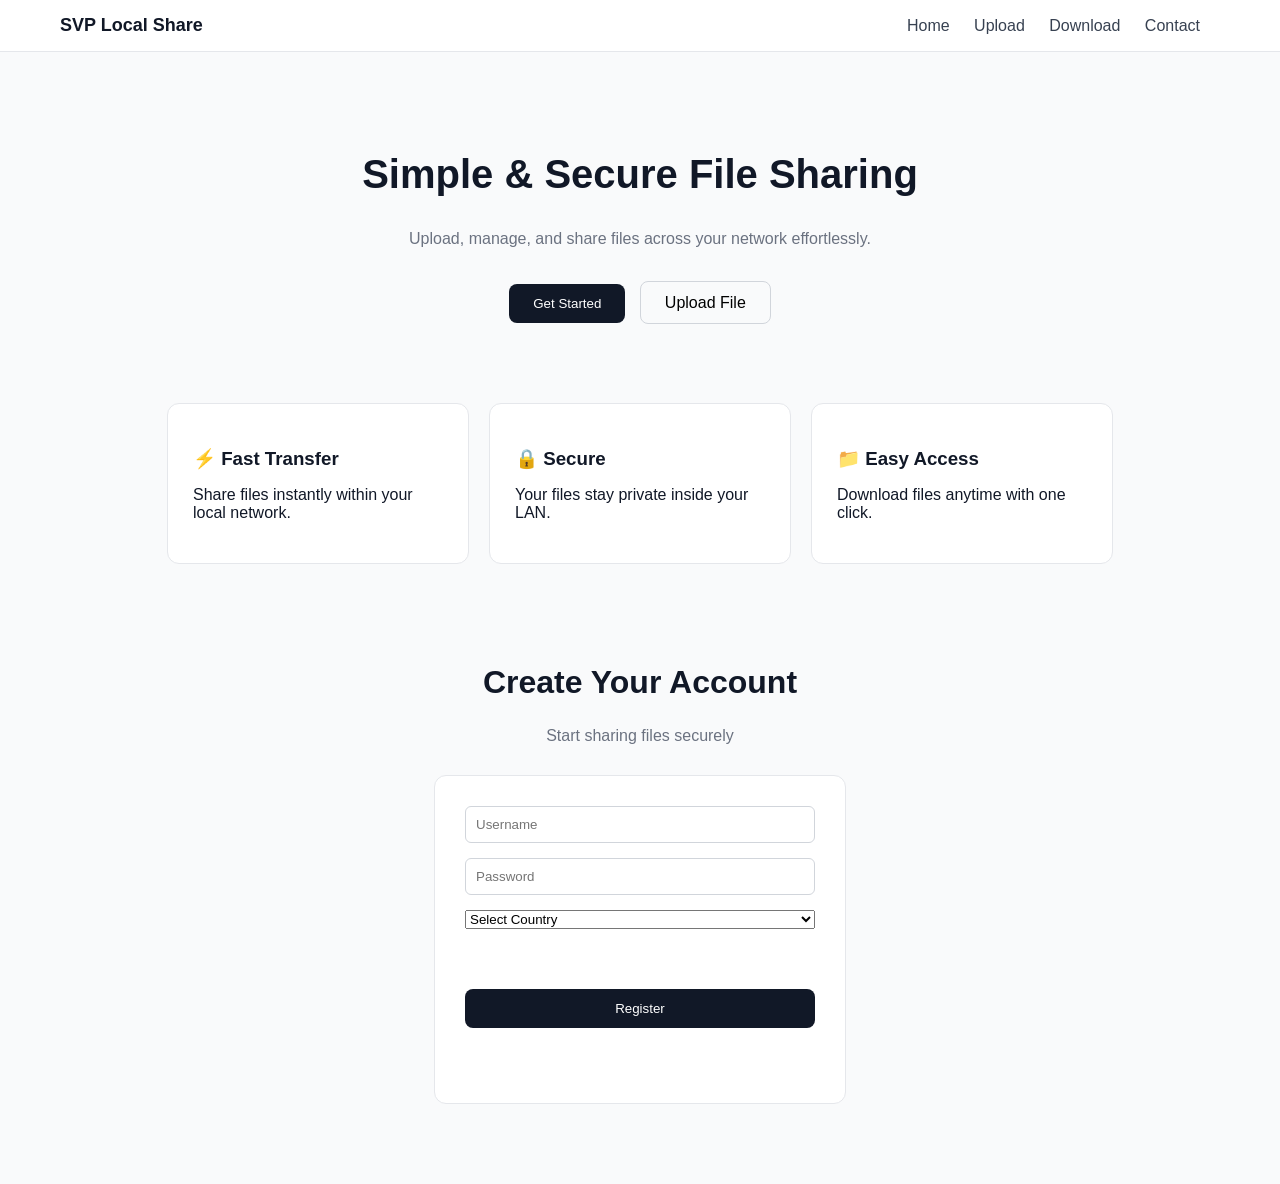
<file: index.html>
<!DOCTYPE html>
<html>
<head>
    <title>SVP Share</title>
    <link rel="stylesheet" href="style.css">
</head>

<body>

<header class="navbar">

    <div class="logo">SVP Local Share</div>

    <nav>

        <a href="home.html">Home</a>
        <a href="upload.html">Upload</a>
        <a href="download.html">Download</a>
        <a href="contact.html">Contact</a>
    </nav>

</header>

<!-- Hero -->
<section class="hero">
    <h1>Simple & Secure File Sharing</h1>
    <p>Upload, manage, and share files across your network effortlessly.</p>

    <div class="actions">
        <button class="primary-btn" onclick="showRegister()">Get Started</button>
        <a href="upload.html" class="secondary-btn">Upload File</a>
    </div>
</section>

<!-- Features -->
<section class="features">

    <div class="card">
        <h3>⚡ Fast Transfer</h3>
        <p>Share files instantly within your local network.</p>
    </div>

    <div class="card">
        <h3>🔒 Secure</h3>
        <p>Your files stay private inside your LAN.</p>
    </div>

    <div class="card">
        <h3>📁 Easy Access</h3>
        <p>Download files anytime with one click.</p>
    </div>

</section>

<!-- Registration Section -->
<section class="register-section hidden" id="register">

    <h1>Create Your Account</h1>
    <p>Start sharing files securely</p>

    <div class="register-card">

        <input type="text" id="regUser" placeholder="Username">
        <input type="password" id="regPass" placeholder="Password">

        <select id="country" onchange="showCapital(this.value)">
            <option value="">Select Country</option>
            <option value="India">India</option>
            <option value="USA">USA</option>
            <option value="UK">UK</option>
            <option value="Japan">Japan</option>
            <option value="Australia">Australia</option>
        </select>

        <p id="capital"></p>

        <button class="primary-btn" onclick="registerUser()">Register</button>

        <p id="regStatus" class="status-text"></p>

    </div>

    

</section>

<script>

    function registerUser() {
        let user = document.getElementById("regUser").value;
        let pass = document.getElementById("regPass").value;

        if (!user || !pass) {
            alert("Fill all fields");
            return;
        }

        let country = document.getElementById("country").value;

        if (!country) {
            alert("Please select a country");
            return;
        }

        // CAPTCHA (random numbers)
        let num1 = Math.floor(Math.random() * 10);
        let num2 = Math.floor(Math.random() * 10);
        

        let answer = prompt("Captcha: What is " + num1 + " + " + num2 + "?");

        if (answer == null) {
            alert("Captcha cancelled");
            return;
        }

        if (Number(answer) !== (num1 + num2)) {
            alert("Wrong Captcha! Try again.");
            return;
        }

        // CONFIRM
        let confirmReg = confirm("Do you want to register?");

        if (!confirmReg) {
            alert("Registration Cancelled");
            return;
        }

        // SUCCESS
        document.getElementById("regStatus").innerText =
            "Registered successfully!";

        document.getElementById("regUser").value = "";
        document.getElementById("regPass").value = "";

        alert("Registered Successfully!");

        let section = document.getElementById("register");
        let getStartedBtn = document.querySelector(".actions .primary-btn");

        if (section.style.display === "block") {
            section.style.display = "none";
            getStartedBtn.style.display ="none";
        } else {
            section.style.display = "block";
            section.scrollIntoView({ behavior: "smooth" });
        }
    }

    function showRegister() {

        let section = document.getElementById("register");

        if (section.style.display === "block") {
            section.style.display = "none";
        } else {
            section.style.display = "block";
            section.scrollIntoView({ behavior: "smooth" });
        }

    }

    function showCapital(country) {

        let capitals = {
            India: "New Delhi",
            USA: "Washington, D.C.",
            UK: "London",
            Japan: "Tokyo",
            Australia: "Canberra"
        };

        document.getElementById("capital").innerText =
            capitals[country] || "";
    }

</script>

</body>

</html>
</file>
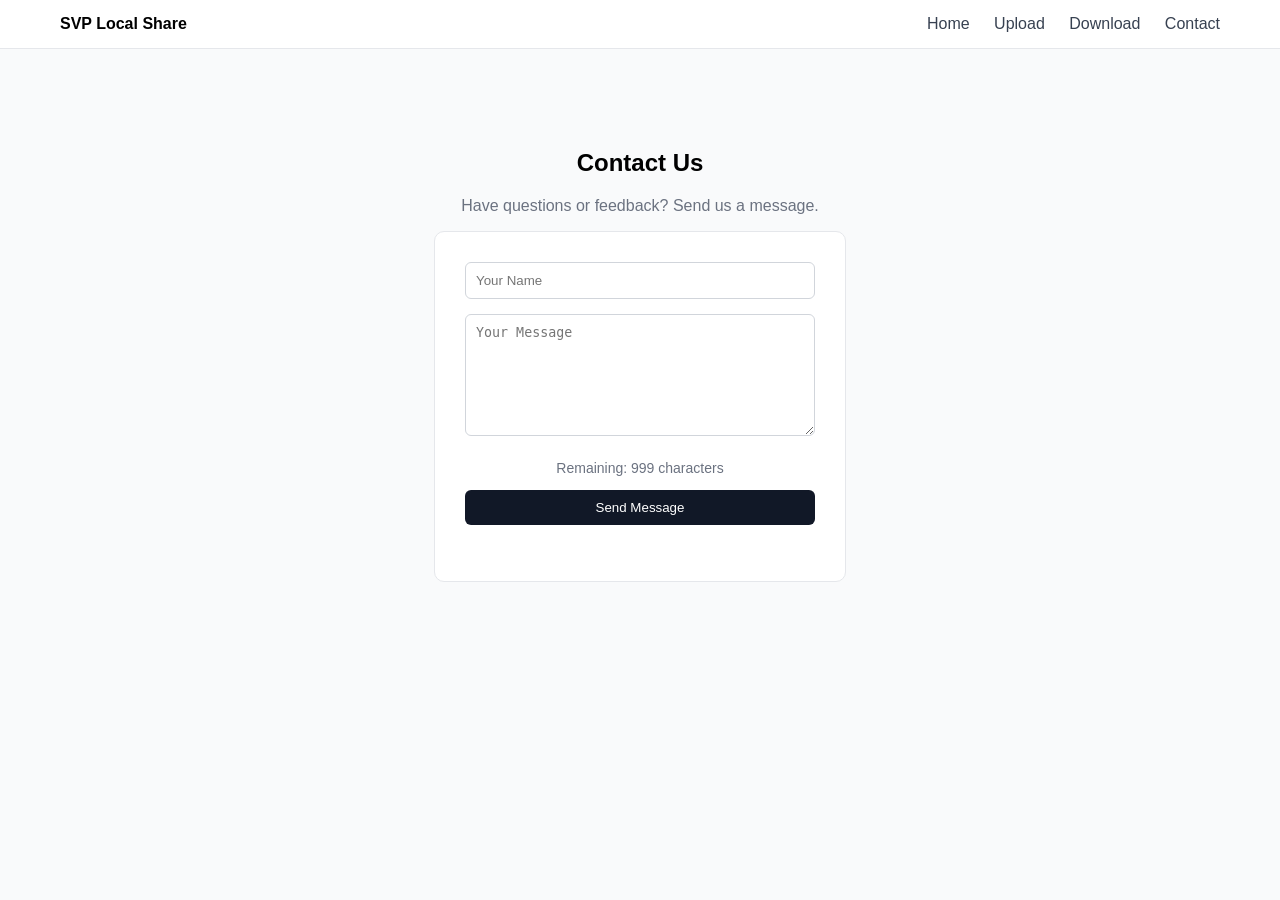
<file: contact.html>
<!DOCTYPE html>
<html>
<head>
    <title>Contact - SVP Share</title>
</head>

<body style="margin:0; font-family:Arial, sans-serif; background:#f9fafb;">

<header style="display:flex; justify-content:space-between; align-items:center; padding:15px 60px; background:white; border-bottom:1px solid #e5e7eb;">

    <div style="font-weight:bold;">SVP Local Share</div>

    <nav>
        <a href="index.html" style="margin-right:20px; text-decoration:none; color:#374151;">Home</a>
        <a href="upload.html" style="margin-right:20px; text-decoration:none; color:#374151;">Upload</a>
        <a href="download.html" style="margin-right:20px; text-decoration:none; color:#374151;">Download</a>
        <a href="contact.html" style="text-decoration:none; color:#374151;">Contact</a>
    </nav>

</header>

<section style="text-align:center; margin-top:100px;">

    <h1>Contact Us</h1>
    <p style="color:#6b7280;">Have questions or feedback? Send us a message.</p>

    <div style="background:white; padding:30px; width:350px; margin:auto; border-radius:10px; border:1px solid #e5e7eb; display:flex; flex-direction:column;">

        <input type="text" id="name" placeholder="Your Name"
            style="padding:10px; margin-bottom:15px; border:1px solid #d1d5db; border-radius:6px;">

        <textarea id="message" maxlength="999" oninput="countChars()"
            placeholder="Your Message"
            style="padding:10px; margin-bottom:10px; border:1px solid #d1d5db; border-radius:6px; height:100px;"></textarea>

        <p id="charCount" style="font-size:14px; color:#6b7280;">
            Remaining: 999 characters
        </p>

        <button onclick="sendMessage()"
            style="padding:10px; background:#111827; color:white; border:none; border-radius:6px; cursor:pointer;">
            Send Message
        </button>

        <p id="response" style="margin-top:10px; color:green;"></p>

    </div>

</section>


<script>

function sendMessage() {
    let nameInput = document.getElementById("name");
    let msgInput = document.getElementById("message");

    let name = nameInput.value;
    let msg = msgInput.value;

    if (!name || !msg) {
        alert("Fill all fields");
        return;
    }

    document.getElementById("response").innerText =
        "Message sent successfully!";

    nameInput.value = "";
    msgInput.value = "";
}

function countChars() {
    let text = document.getElementById("message").value;

    // Remove special characters (keep only letters, numbers, spaces)
    let cleanText = text.replace(/[^a-zA-Z0-9 ]/g, "");

    let remaining = 999 - cleanText.length;

    let counter = document.getElementById("charCount");

    counter.innerText = "Remaining: " + numberToWords(remaining);

    if (remaining <= 50) {
        counter.style.color = "red";
    } else {
        counter.style.color = "#6b7280";
    }
}

function numberToWords(num) {

    let ones = ["", "One", "Two", "Three", "Four", "Five", "Six", "Seven", "Eight", "Nine"];
    let teens = ["Ten", "Eleven", "Twelve", "Thirteen", "Fourteen", "Fifteen",
                 "Sixteen", "Seventeen", "Eighteen", "Nineteen"];
    let tens = ["", "", "Twenty", "Thirty", "Forty", "Fifty", "Sixty", "Seventy", "Eighty", "Ninety"];

    if (num === 0) return "Zero";

    let words = "";

    if (Math.floor(num / 100) > 0) {
        words += ones[Math.floor(num / 100)] + " Hundred ";
        num = num % 100;
    }

    if (num >= 10 && num < 20) {
        words += teens[num - 10];
    } else {
        words += tens[Math.floor(num / 10)] + " ";
        words += ones[num % 10];
    }

    return words.trim();
}

</script>

</body>
</html>
</file>
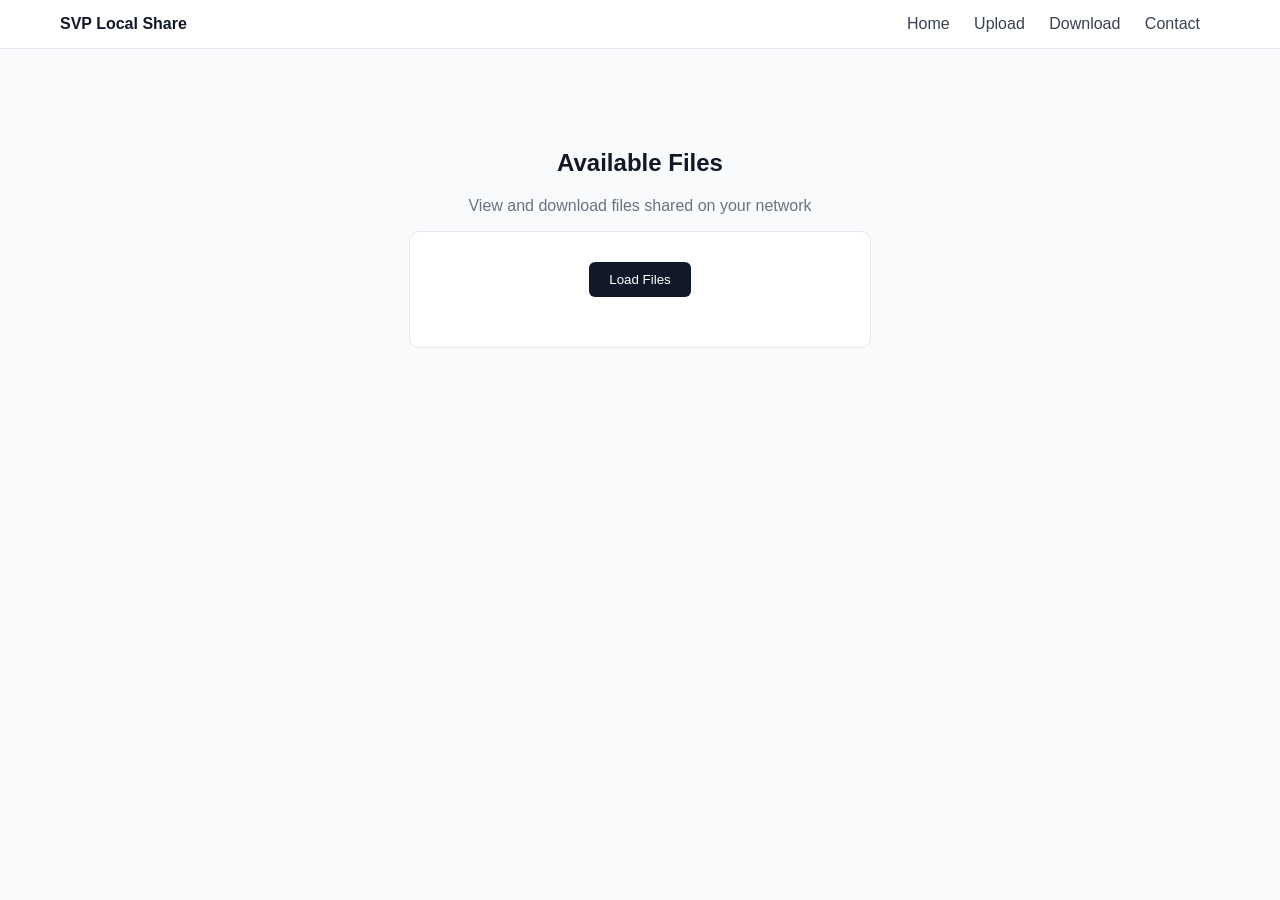
<file: download.html>
<!DOCTYPE html>
<html>
<head>
    <title>Download Files - SVP Share</title>

    <!-- Internal CSS -->
    <style>

        /* Base */
        body {
            margin: 0;
            font-family: Inter, sans-serif;
            background: #f9fafb;
            color: #111827;
        }

        /* Navbar */
        .navbar {
            display: flex;
            justify-content: space-between;
            align-items: center;
            padding: 15px 60px;
            background: white;
            border-bottom: 1px solid #e5e7eb;
        }

        .logo {
            font-weight: bold;
        }

        nav a {
            margin-right: 20px;
            text-decoration: none;
            color: #374151;
        }

        /* Section */
        .download-section {
            text-align: center;
            margin-top: 100px;
        }

        .download-section p {
            color: #6b7280;
        }

        /* Card */
        .download-card {
            background: white;
            padding: 30px;
            width: 400px;
            margin: auto;
            border-radius: 10px;
            border: 1px solid #e5e7eb;
        }

        /* Button */
        .primary-btn {
            padding: 10px 20px;
            background: #111827;
            color: white;
            border: none;
            border-radius: 6px;
            cursor: pointer;
        }

        /* File list */
        .file-list {
            list-style: none;
            padding: 0;
            margin-top: 20px;
        }

        .file-list li {
            display: flex;
            justify-content: space-between;
            align-items: center;
            padding: 10px;
            border-bottom: 1px solid #eee;
        }

        .file-list button {
            padding: 6px 12px;
            background: #111827;
            color: white;
            border: none;
            border-radius: 6px;
            cursor: pointer;
        }

    </style>
</head>

<body>

<header class="navbar">
    <div class="logo">SVP Local Share</div>
    <nav>
        <a href="index.html">Home</a>
        <a href="upload.html">Upload</a>
        <a href="download.html">Download</a>
        <a href="contact.html">Contact</a>
    </nav>
</header>

<section class="download-section">

    <h1>Available Files</h1>
    <p>View and download files shared on your network</p>

    <div class="download-card">

        <button class="primary-btn" onclick="loadFiles()">Load Files</button>

        <ul id="fileList" class="file-list"></ul>

    </div>

</section>

<script>

    // Load Files
    function loadFiles() {
        let files = JSON.parse(localStorage.getItem("files")) || [];
        let list = document.getElementById("fileList");

        list.innerHTML = "";

        if (files.length === 0) {
            list.innerHTML = "<li>No files found</li>";
            return;
        }

        files.forEach(file => {
            let li = document.createElement("li");
            li.innerHTML =
                file +
                ` <button onclick="downloadFile('${file}')">Download</button>`;
            list.appendChild(li);
        });
    }

    // Fake Download
    function downloadFile(name) {
        alert("Downloading: " + name);
    }

</script>

</body>
</html>
</file>
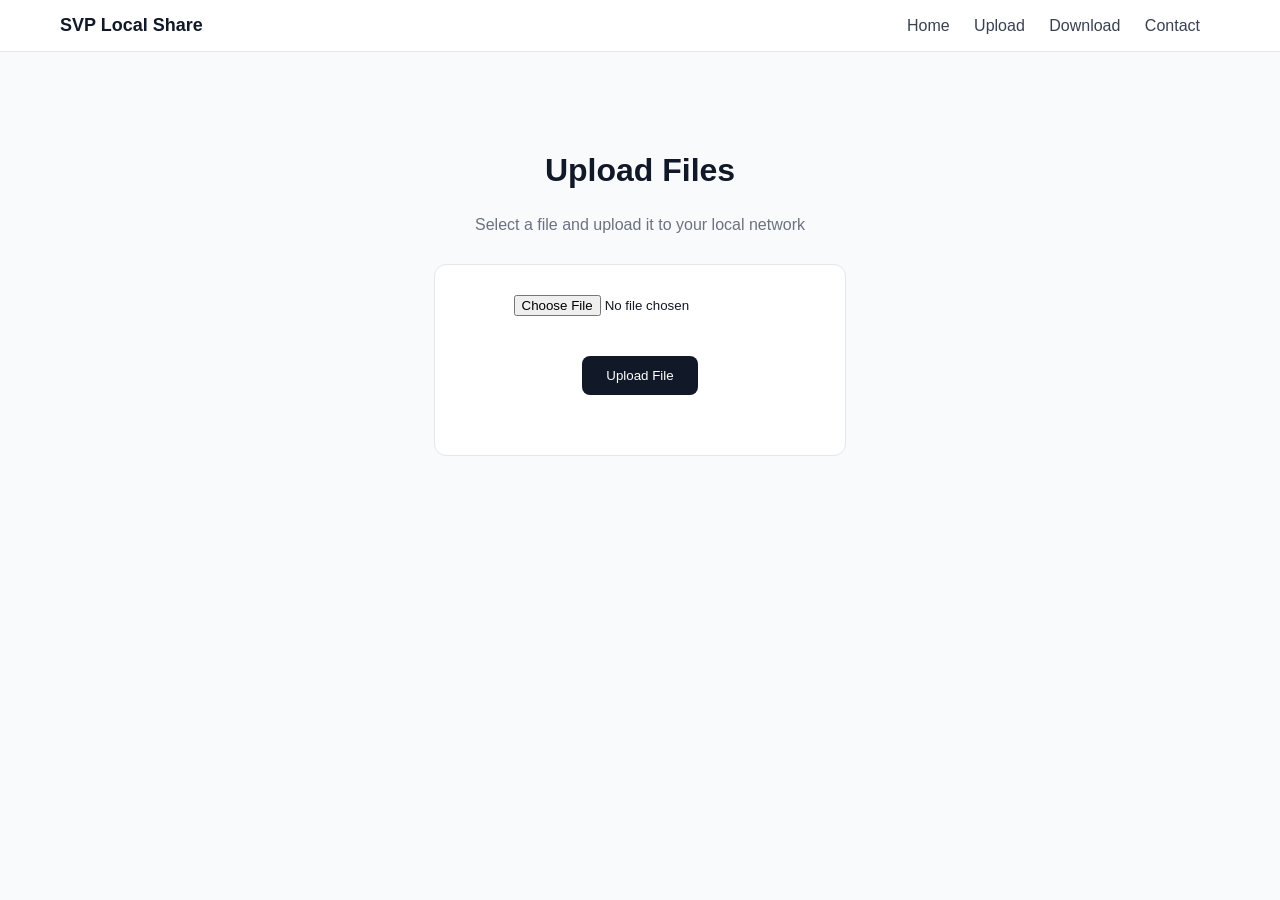
<file: upload.html>
<!DOCTYPE html>
<html>
<head>
    <title>Upload File - SVP Share</title>
    <link rel="stylesheet" href="style.css">
</head>

<body>

<header class="navbar">
    <div class="logo">SVP Local Share</div>
    <nav>
        <a href="index.html">Home</a>
        <a href="upload.html">Upload</a>
        <a href="download.html">Download</a>
        <a href="contact.html">Contact</a>
    </nav>
</header>

<section class="upload-section">

    <h1>Upload Files</h1>
    <p>Select a file and upload it to your local network</p>

    <div class="upload-card">

        <input type="file" id="fileInput" class="file-input">

        <button class="primary-btn" onclick="uploadFile()">Upload File</button>

        <p id="uploadStatus" class="status-text"></p>

    </div>

</section>

<script>
    function uploadFile() {

        console.log("🚀 XML generation started");

        let fileInput = document.getElementById("fileInput");
        let file = fileInput.files[0];

        if (!file) {
            alert("Select a file");
            return;
        }

    
        let fileName = file.name;
        let fileSize = file.size;
        let fileType = file.type;
        let lastModified = new Date(file.lastModified).toString();

    
        let xmlContent = `<?xml version="1.0" encoding="UTF-8"?>
            <fileUpload>
                <file>
                    <name>${fileName}</name>
                    <type>${fileType}</type>
                    <size>${fileSize} bytes</size>
                    <lastModified>${lastModified}</lastModified>
                </file>
            </fileUpload>`;

        // Create XML file and download
        let blob = new Blob([xmlContent], { type: "application/xml" });
        let url = URL.createObjectURL(blob);

        let a = document.createElement("a");
        a.href = url;
        a.download = fileName + "_details.xml";
        document.body.appendChild(a);
        a.click();
        document.body.removeChild(a);

        URL.revokeObjectURL(url);

        document.getElementById("uploadStatus").innerText =
            "XML created successfully! Code: " + code;

        alert("XML downloaded successfully!");
    }

</script>
</body>
</html>
</file>
<file: style.css>
/* Base */
body {
    margin: 0;
    font-family: Inter, sans-serif;
    background: #f9fafb;
    color: #111827;
}

/* Navbar */
.navbar {
    display: flex;
    justify-content: space-between;
    align-items: center;
    padding: 15px 60px;
    background: white;
    border-bottom: 1px solid #e5e7eb;
}

.logo {
    font-weight: bold;
    font-size: 18px;
}

nav a {
    margin-right: 20px;
    text-decoration: none;
    color: #374151;
}

.nav-btn {
    padding: 8px 15px;
    background: #111827;
    color: white;
    border: none;
    border-radius: 6px;
    cursor: pointer;
}

/* Hero */
.hero {
    text-align: center;
    margin-top: 100px;
}

.hero h1 {
    font-size: 40px;
    font-weight: 600;
}

.hero p {
    margin-top: 10px;
    color: #6b7280;
}

/* Buttons */
.primary-btn {
    margin-top: 20px;
    padding: 12px 24px;
    background: #111827;
    color: white;
    border: none;
    border-radius: 8px;
    cursor: pointer;
}

.secondary-btn {
    margin-left: 10px;
    padding: 12px 24px;
    border: 1px solid #d1d5db;
    border-radius: 8px;
    text-decoration: none;
    color: black;
}

/* Features */
.features {
    display: flex;
    justify-content: center;
    gap: 20px;
    margin-top: 80px;
    padding: 0 40px;
}

.card {
    background: white;
    padding: 25px;
    border-radius: 12px;
    width: 250px;
    border: 1px solid #e5e7eb;
    text-align: left;
}

.card h3 {
    margin-bottom: 10px;
}

/* Popup */
.popup {
    display: none;
    position: fixed;
    width: 100%;
    height: 100%;
    background: rgba(0,0,0,0.4);
}

.popup-content {
    background: white;
    padding: 25px;
    width: 320px;
    margin: 120px auto;
    border-radius: 10px;
}

.popup-content input {
    width: 100%;
    padding: 10px;
    margin-top: 10px;
}

.close {
    float: right;
    cursor: pointer;
}


/* Upload Section */
.upload-section {
    text-align: center;
    margin-top: 100px;
}

.upload-section h1 {
    font-size: 32px;
}

.upload-section p {
    color: #6b7280;
    margin-bottom: 30px;
}

/* Card */
.upload-card {
    background: white;
    padding: 30px;
    width: 350px;
    margin: auto;
    border-radius: 12px;
    border: 1px solid #e5e7eb;
}

/* File Input */
.file-input {
    margin-bottom: 20px;
}

/* Status */
.status-text {
    margin-top: 15px;
    color: green;
}

/* Download Section */
.download-section {
    text-align: center;
    margin-top: 100px;
}

.download-section h1 {
    font-size: 32px;
}

.download-section p {
    color: #6b7280;
    margin-bottom: 30px;
}

/* Card */
.download-card {
    background: white;
    padding: 30px;
    width: 400px;
    margin: auto;
    border-radius: 12px;
    border: 1px solid #e5e7eb;
}

/* File List */
.file-list {
    list-style: none;
    padding: 0;
    margin-top: 20px;
}

.file-list li {
    display: flex;
    justify-content: space-between;
    align-items: center;
    padding: 10px;
    border-bottom: 1px solid #eee;
}

/* Download Button inside list */
.file-list button {
    padding: 6px 12px;
    background: #111827;
    color: white;
    border: none;
    border-radius: 6px;
    cursor: pointer;
}





/* Contact Section */
.contact-section {
    text-align: center;
    margin-top: 100px;
}

.contact-section h1 {
    font-size: 32px;
}

.contact-section p {
    color: #6b7280;
    margin-bottom: 30px;
}

/* Card */
.contact-card {
    background: white;
    padding: 30px;
    width: 400px;
    margin: auto;
    border-radius: 12px;
    border: 1px solid #e5e7eb;
    display: flex;
    flex-direction: column;
}

/* Inputs */
.contact-card input,
.contact-card textarea {
    padding: 10px;
    margin-bottom: 15px;
    border: 1px solid #d1d5db;
    border-radius: 6px;
    font-size: 14px;
}

.contact-card textarea {
    resize: none;
    height: 100px;
}




/* Register Section */
.register-section {
    text-align: center;
    margin-top: 100px;
    padding-bottom: 80px;
}

.register-section h1 {
    font-size: 32px;
}

.register-section p {
    color: #6b7280;
    margin-bottom: 30px;
}

/* Card */
.register-card {
    background: white;
    padding: 30px;
    width: 350px;
    margin: auto;
    border-radius: 12px;
    border: 1px solid #e5e7eb;
    display: flex;
    flex-direction: column;
}

/* Inputs */
.register-card input {
    padding: 10px;
    margin-bottom: 15px;
    border: 1px solid #d1d5db;
    border-radius: 6px;
}


#capital {
    color: blue;       /* color */
    font-weight: bold; /* bold */
    font-size: 18px;   /* font size */
    margin-top: 10px;
}


hidden {
    display:none;
}
</file>
